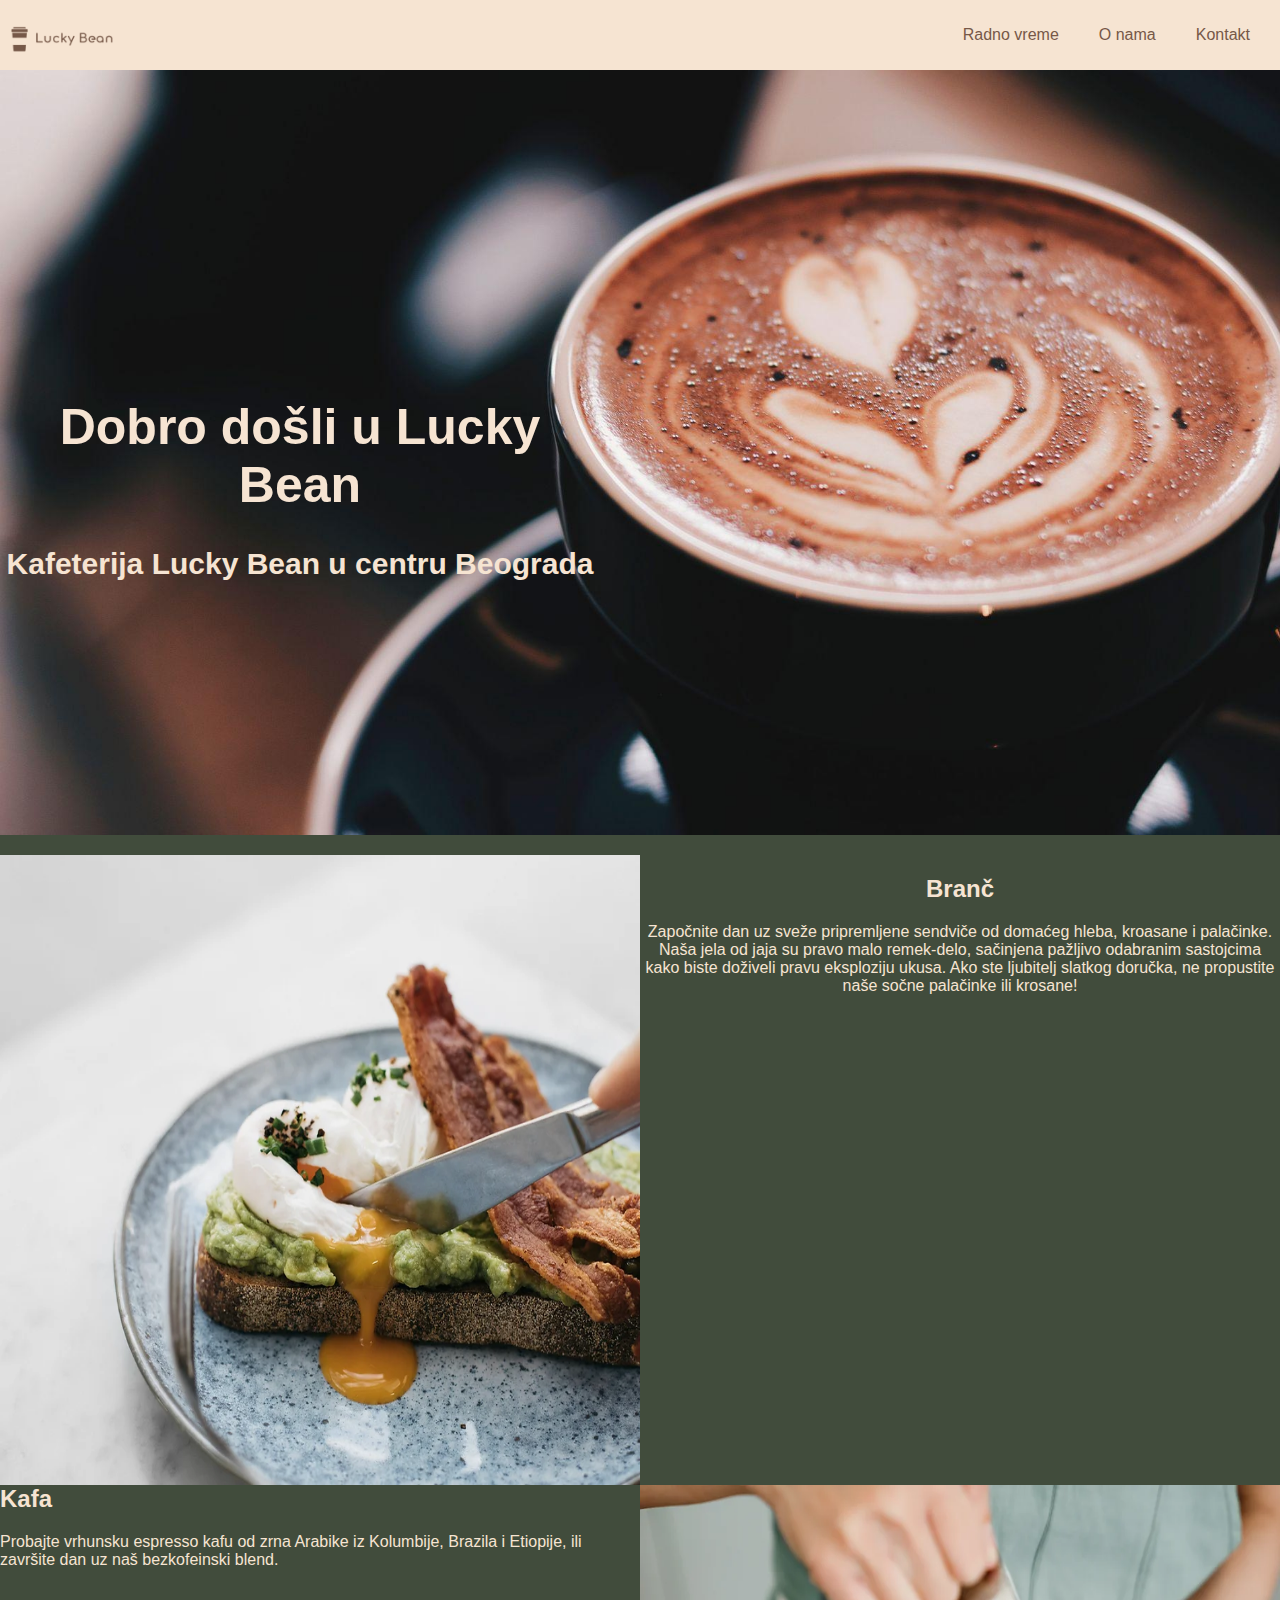
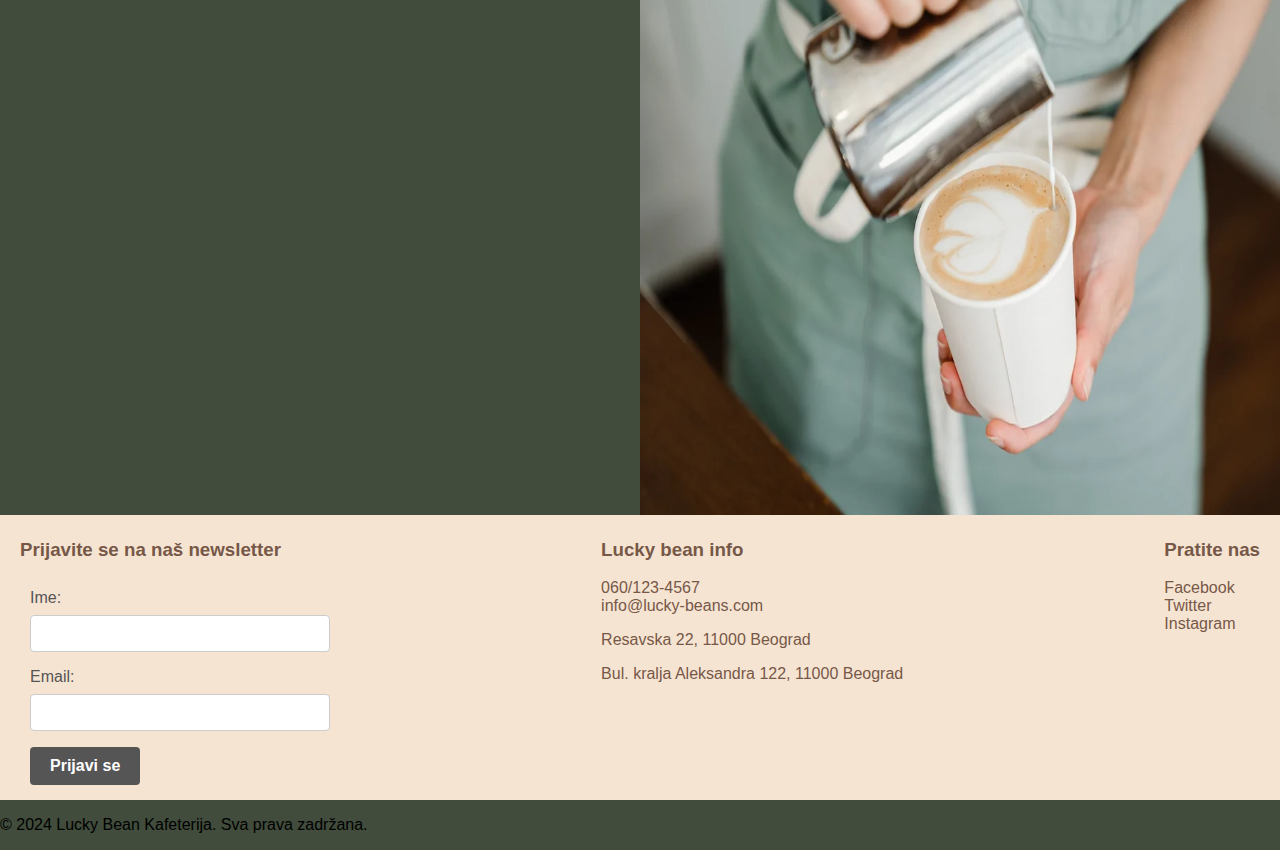
<file: index.html>
<!DOCTYPE html>

<head>
    <!-- Google tag (gtag.js) -->
<script async src="https://www.googletagmanager.com/gtag/js?id=G-LN6KELKQXQ"></script>
<script>
  window.dataLayer = window.dataLayer || [];
  function gtag(){dataLayer.push(arguments);}
  gtag('js', new Date());

  gtag('config', 'G-LN6KELKQXQ');
</script>
    <meta charset="UTF-8">
    <meta name="viewport" content="width=device-width, initial-scale=1.0">
    <meta name="description" content="Lucky Bean kafeterija u centru Beograda nudi jutarnju kafu, branč, sveže kroasane i najbolje espresso napitke od Arabike. Posetite nas za vrhunsko iskustvo.">
    <meta name="keywords" content="kafeterija Beograd, kafeterija centar, Lucky Bean kafeterija, jutarnja kafa, espresso kafa, kafeterija doručak, kafa Arabika, branč u Beogradu, kroasani, sveža kafa, najbolja kafeterija u Beogradu, Beograd kafeterije">
    <title>Lucky Bean - Najbolja kafeterija u Beogradu</title>
    <link rel="stylesheet" href="style/style2.css">
    <link rel="icon" href="icon.png">
    
 <meta property="og:title" content="Lucky Bean Kafeterija - Najbolja kafa u Beogradu" />
    <meta property="og:description" content="Dobrodošli u Lucky Bean, mesto gde uživate u jutarnjoj kafi, svežim kroasanima i najboljim branč obrocima u Beogradu!" />
    <meta property="og:image" content="https://mili-cosovic.github.io/Luckybean/img/hero-image.jpg" />
    <meta property="og:url" content="https://mili-cosovic.github.io/Luckybean/" />
    <meta property="og:type" content="website" />
    <meta property="og:locale" content="sr_RS" />
    
</head>
<body>
    <header>
        <img class="logo" src="img/bean-logo.PNG" alt="Lucky Bean logo - najbolja kafeterija u Beogradu">
        <nav>
            <ul class="nav-meni">
                 <li><a href="pages/hours.html" title="Pogledajte radno vreme Lucky Bean kafeterije">Radno vreme</a></li>
                <li><a href="pages/about.html" title="Saznajte više o kafeteriji Lucky Bean">O nama</a></li>
                <li><a href="pages/contact.html" title="Kontaktirajte kafeteriju Lucky Bean">Kontakt</a></li>
            </ul>
        </nav>
    </header>
    <main>
        <div class="hero-image">
            <div class="hero-card">
                <h1>Dobro došli u Lucky Bean</h1>
                <p>Kafeterija Lucky Bean u centru Beograda</p>
            </div>
        </div>
      <div class="meni">
        <div class="card-eat">
            <div class="slika1">
                <img src="img/imagecompressor/eat-min.jpg" alt="Branč u Beogradu sa svežim kroasanima i domaćim hlebom">
            </div>
            <div class="tekst1"> 
                <h2>Branč</h2>
                <p>Započnite dan uz sveže pripremljene sendviče od domaćeg hleba, kroasane i palačinke. Naša jela od jaja su pravo malo remek-delo, sačinjena pažljivo odabranim sastojcima kako biste doživeli pravu eksploziju ukusa. Ako ste ljubitelj slatkog doručka, ne propustite naše sočne palačinke ili krosane!</p>
            </div>
        </div>
        
            <div class="card-drink">
                <div class="slika2">
                    <img src="img/drink.jpg" alt="Espresso kafa od Arabike u Lucky Bean kafeteriji">
                </div>
                <div class="tekst2">
                    <h2>Kafa</h2>
                    <p>Probajte vrhunsku espresso kafu od zrna Arabike iz Kolumbije, Brazila i Etiopije, ili završite dan uz naš bezkofeinski blend.</p>
                </div>
             </div>
            </div>
              
        <div class="kontakt-info">
            <div class="news">
                <h3>Prijavite se na naš newsletter</h3>
    <form>
        <label for="name">Ime:</label>
        <input type="text" id="name" name="name" required>
        <label for="email">Email:</label>
        <input type="email" id="email" name="email" required>
        <button type="submit">Prijavi se</button>
    </form>
            </div>
            <div class="nase-informacije">
                <h3>Lucky bean info</h3>
                <a href="tel:+381601234567" title="Pozovite Lucky Bean">060/123-4567</a><br>
                <a href="mailto:info@lucky-beans.com" title="Pošaljite email Lucky Bean kafeteriji">info@lucky-beans.com</a>
                <p>Resavska 22, 11000 Beograd</p>
                <p>Bul. kralja Aleksandra 122, 11000 Beograd </p>
            </div>
            <div class="mreze">
               <h3>Pratite nas</h3>
            <a href="#" target="_blank">Facebook</a>
            <a href="#" target="_blank">Twitter</a>
            <a href="#" target="_blank">Instagram</a>
            </div>
        </div>
    </main>
    <footer>
        <p>&copy; 2024 Lucky Bean Kafeterija. Sva prava zadržana.</p>
    </footer>
</body>
</file>
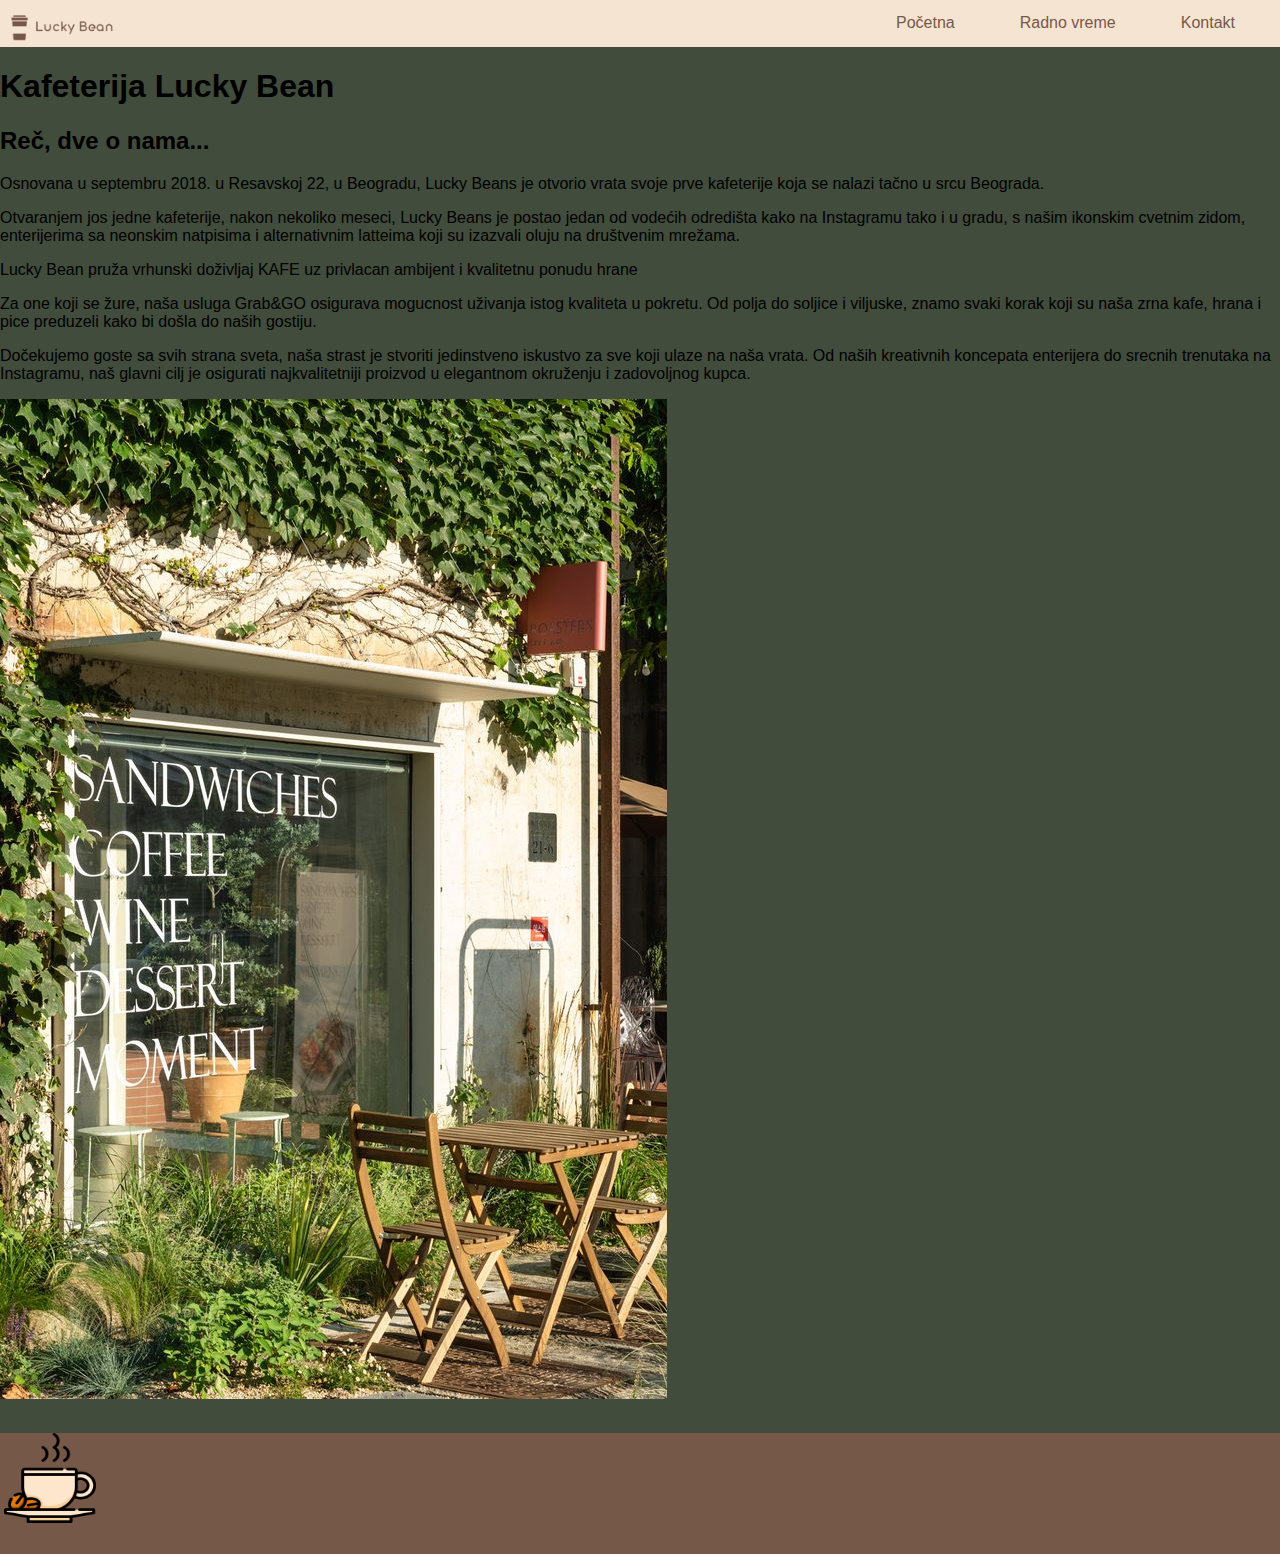
<file: pages/about.html>
<!DOCTYPE html>

<head>
    <meta charset="UTF-8">
    <meta name="viewport" content="width=device-width, initial-scale=1.0">
    <meta name="description" content="About the Lucky Bean">
    <title>About us</title>
    <link rel="icon" href="../img/bean logo.PNG">
    <link rel="stylesheet" href="../style/style.css">
</head>

<body class="about">
    <header>
        <img class="logo" src="../img/bean logo.PNG"   
        <nav>
            <ul class="nav-meni">
                <li><a href="../index.html">Početna</a></li>
                <li><a href="hours.html">Radno vreme</a></li>
              <li><a href="contact.html">Kontakt</a></li>
            </ul>
        </nav>
    </header>
    <div class="about1">
        <div class="tekst">
    <h1>Kafeterija Lucky Bean</h1>
    <h2>Reč, dve o nama...</h2>
    <p>
        Osnovana u septembru 2018. u Resavskoj 22, u Beogradu, Lucky Beans je otvorio vrata svoje prve kafeterije koja se nalazi tačno u srcu Beograda.
    </p>
    <p>Otvaranjem jos jedne kafeterije, nakon nekoliko meseci, Lucky Beans je postao jedan od vodećih odredišta kako na Instagramu tako i u gradu, s našim ikonskim cvetnim zidom, enterijerima sa neonskim natpisima i alternativnim latteima koji su izazvali oluju na društvenim mrežama.</p>
    <p>Lucky Bean pruža vrhunski doživljaj KAFE uz privlacan ambijent i kvalitetnu ponudu hrane</p>
    <p>Za one koji se žure, naša usluga Grab&GO osigurava mogucnost uživanja istog kvaliteta u pokretu. Od polja do soljice i viljuske, znamo svaki korak koji su naša zrna kafe, hrana i pice preduzeli kako bi došla do naših gostiju.</p>
    <p>Dočekujemo goste sa svih strana sveta, naša strast je stvoriti jedinstveno iskustvo za sve koji ulaze na naša vrata. Od naših kreativnih koncepata enterijera do srecnih trenutaka na Instagramu, naš glavni cilj je osigurati najkvalitetniji proizvod u elegantnom okruženju i zadovoljnog kupca.</p></div>

    <div class="slikaa">
        <img src="../img/Gallery of Steel Moment Coffee Shop and Bakery _ Assemble Project  - 20.jpeg" alt="">
    </div>
    </div>
    <footer class="donjideo">
     <img src="../img/coffee-cup.png">
    </footer>
</body>
</file>
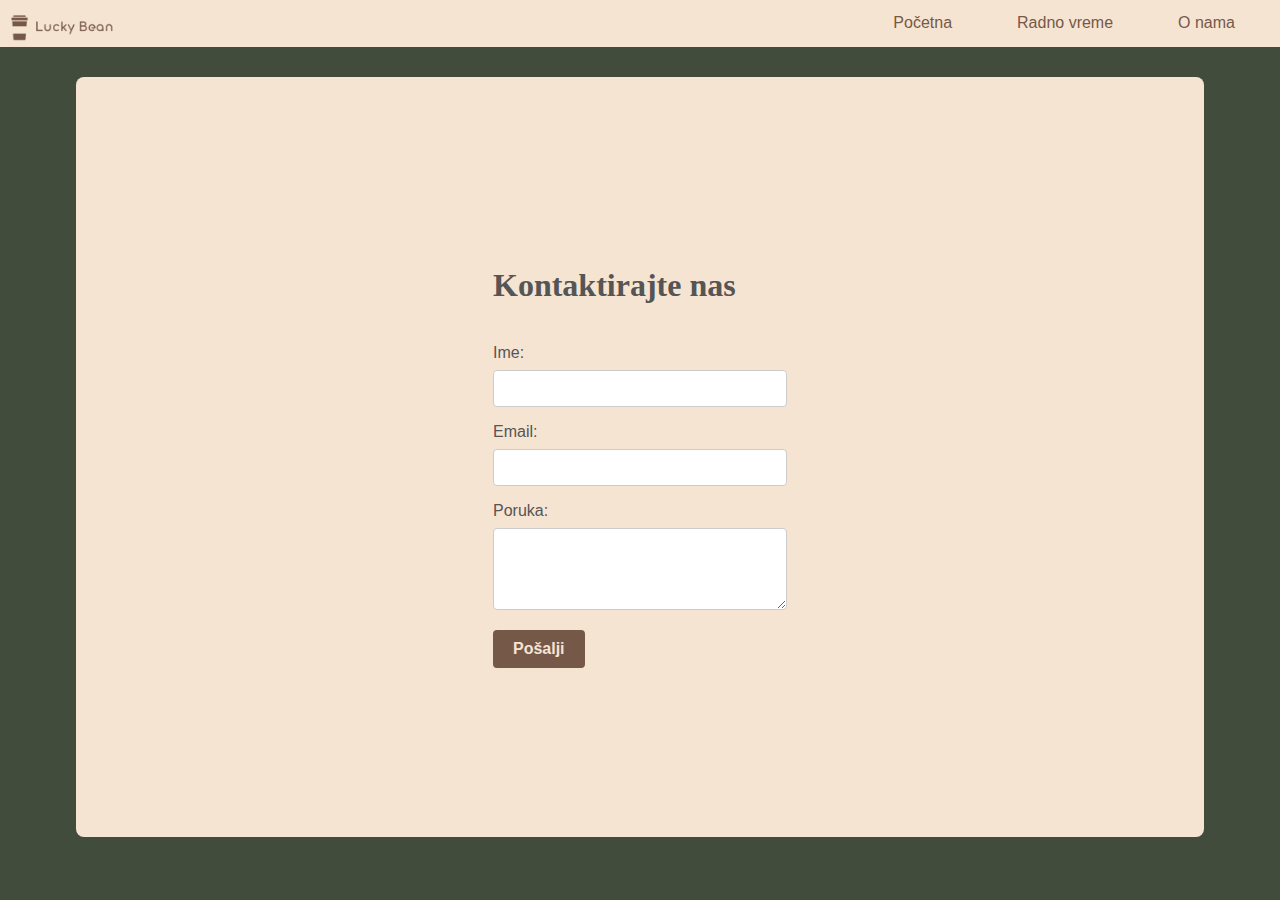
<file: pages/contact.html>
<!DOCTYPE html>

<head>
    <meta charset="UTF-8">
    <meta name="viewport" content="width=device-width, initial-scale=1.0">
    <meta name="description" content="Contact information for The Little Coffee Shop">
    <title>Kontaktirajte nas</title>
    <link rel="icon" href="../img/bean logo.PNG">
    <link rel="stylesheet" href="../style/style.css">
</head>

<body>
    <header>
        <img class="logo" src="../img/bean logo.PNG"   
        <nav>
            <ul class="nav-meni">
                <li><a href="../index.html">Početna</a></li>
                <li><a href="hours.html">Radno vreme</a></li>
                <li><a href="about.html">O nama</a></li>
            </ul>
        </nav>
    </header>
    <main>

        <div class="forma">
            <form>
                <h1>Kontaktirajte nas</h1> <br>
                <label for="name">Ime:</label>
                <input type="text" id="name" name="name" required>
        
                <label for="email">Email:</label>
                <input type="email" id="email" name="email"  spellcheck="true" required>
        
                <label for="message">Poruka:</label>
                <textarea id="message" name="message" rows="4" required></textarea>
                <button type="submit">Pošalji</button>
            </form>
        </div>
    </main>
</body>
</file>
<file: style/style2.css>
.kontakt-info,.mreze a,.nav-meni li a,form{color:var(--BROWN)}form,nav{padding:10px}input,textarea{box-sizing:border-box}.logo,button{cursor:pointer}.card-eat .tekst1,.forma,.forma h1,.radnovreme,.radnovreme h1,.radnovreme ul,.tekst,.tekst1 h1 p,.tekst2 h1 p,h1,input,textarea{text-align:center}.hero-image,.sati{background-repeat:no-repeat;background-size:cover}:root{--TAMNA:#414c3c;--CAPP:#c59d90;--KREM:#f6e4d2;--BROWN:#765848}body,html{margin:0;padding:0;background-color:var(--TAMNA);font-family:'Gill Sans','Gill Sans MT',Calibri,'Trebuchet MS',sans-serif}.forma,.kontakt-info,header,nav{display:flex;background-color:var(--KREM)}header{justify-content:flex-end;align-items:center}nav{justify-content:space-between;align-items:center}.logo{width:120px;margin-right:auto}.nav-meni{list-style:none;display:flex;justify-content:space-between;align-items:center}.nav-meni ul li{margin-right:25px;font-size:medium;display:inline-block;position:relative}.nav-meni li a{text-decoration:none;padding:0 20px;transition:none}.nav-meni a:hover{color:#7c9172}.hero-image{background-image:url(../img/imagecompressor/hero-min.jpg);height:85vh;display:flex;align-items:center;justify-content:left}.hero-image .hero-card{width:600px;text-align:center;height:150px}.hero-image .hero-card h1{color:var(--KREM);font-size:50px;font-weight:700}.hero-image .hero-card p{font-size:30px;font-weight:700;color:var(--KREM)}.meni{width:100%;height:140vh}.card-eat .slika1{width:50%;height:70vh;float:left}.card-drink .slika2,.card-eat .tekst1{width:50%;height:70vh;float:right}.slika1 img,.slika2 img{width:100%;height:70vh}.card-eat .tekst1{justify-content:center;color:var(--KREM)}.tekst1 h1 p{position:relative;top:100px}.tekst2 h1 p{position:relative;top:150px}.card-drink .tekst2{width:80vw;color:var(--KREM)}.kontakt-info{justify-content:space-between;flex-wrap:wrap;padding:5px 20px}.mreze a{display:flex;margin:auto;text-decoration:none}form{border-radius:8px;width:300px}button:hover{background-color:var(--CAPP);transition:.5s;background-color:#414c3c}.forma{margin:30px 30px 30px 90px;align-items:center;justify-content:center;height:80vh;width:85vw;border-radius:25px;padding:20px}.forma h1{color:#555;font-family:cursive}.radnovreme h1,.tekst h2{font-family:cursive;color:#f6e4d2}label{display:block;margin-bottom:8px;color:#555}input,textarea{width:100%;padding:10px;margin-bottom:16px;border:1px solid #ccc;border-radius:4px}button{background-color:var(--BROWN);color:var(--KREM);font-weight:bolder;background-color:#555;color:#fff;padding:10px 20px;border:none;border-radius:4px;font-size:16px}.about1{width:100%;height:72vh}.slikaa,.tekst{background-color:#f6e4d2;width:46%;height:70vh;margin-top:10px}.tekst h1{font-size:24px}.tekst h2{font-size:28px}.tekst{margin-left:20px;float:left;border-radius:15px;font-size:18px}.slikaa{margin-right:40px;float:right}.slikaa img{margin-top:10px;margin-left:20px;width:95%;height:95%}.donjideo{margin-right:0;margin-top:30px;width:100%;height:13.5vh;background-color:#765848}.donjideo img{position:relative;height:90px;width:100px;animation:6s linear infinite move;margin-left:50vw;margin-top:50px;transform:translateX(-50%) translateY(-50%)}@keyframes move{50%{transform:translateX(50vw) translateY(-50%)}50.001%{transform:translateX(-60vw) translateY(-50%)}}.radnovreme ul,h1{margin-top:20px;list-style:none}.radnovreme h2,.radnovreme ul{margin-top:20px}.radnovreme{justify-content:center;background-color:rgba(124,145,114,.8);border-radius:8px;height:40vh;width:40%;margin:180px auto auto}.radnovreme h1{font-weight:600}.radnovreme li{font-size:large;font-style:italic;color:#282e24;font-weight:900}.sati{background-image:url('../img/Gallery\ of\ Steel\ Moment\ Coffee\ Shop\ and\ Bakery\ _\ Assemble\ Project\ \ -\ 20.jpeg');height:100vh}.nase-informacije a{color:inherit;text-decoration:none}
</file>
<file: style/style.css>
:root {
    --TAMNA: #414c3c;
    --CAPP: #c59d90;
    --KREM: #f6e4d2;
    --BROWN: #765848;
}

body, html {
    margin: 0;
    padding: 0;
    background-color: var(--TAMNA);
    font-family: 'Gill Sans', 'Gill Sans MT', Calibri, 'Trebuchet MS', sans-serif;
}

.logo {
    width: 120px;
    margin-right: auto;
    cursor: pointer;
}

header {
    display: flex;
    justify-content: flex-end;
    align-items: center;
    background-color: var(--KREM);
}

nav {
    display: flex;
    justify-content: space-between;
    align-items: center;
    padding: 10px;
}

.nav-meni {
    list-style: none;
    display: flex;
    justify-content: space-between;
    align-items: center;
    margin: 0;
    padding: 0;
}

.nav-meni li {
    margin-right: 25px;
    font-size: medium;
    position: relative;
}

.nav-meni li a {
    text-decoration: none;
    color: var(--BROWN);
    padding: 0 20px;
    transition: color 0.3s;
}

.nav-meni li a:hover {
    color: #7c9172;
}

.hero-image {
    background-image: url(../img/imagecompressor/hero-min.jpg);
    height: 85vh;
    display: flex;
    align-items: center;
    justify-content: left;
    background-repeat: no-repeat;
    background-size: cover;
}

.hero-image .hero-card {
    width: 600px;
    text-align: center;
}

.hero-image .hero-card h1 {
    color: var(--KREM);
    font-size: 50px;
    font-weight: 700;
}

.hero-image .hero-card p {
    font-size: 30px;
    font-weight: 700;
    color: var(--KREM);
}

.meni {
    width: 100%;
    height: 140vh;
}

.card-eat .slika1,
.card-drink .slika2 {
    width: 50%;
    height: 70vh;
    float: left;
}

.card-eat .slika1 img,
.card-drink .slika2 img {
    width: 100%;
    height: 100%;
}

.card-eat .tekst1 {
    width: 50%;
    float: right;
    text-align: center;
    color: var(--KREM);
}

.kontakt-info {
    display: flex;
    justify-content: space-between;
    flex-wrap: wrap;
    padding: 5px 20px;
    background-color: var(--KREM);
}

.forma {
    display: flex;
    flex-direction: column;
    align-items: center;
    justify-content: center;
    background-color: var(--KREM);
    border-radius: 8px;
    padding: 20px;
    margin: 30px auto;
    width: 85vw;
    height: 80vh;
}

.forma h1 {
    color: #555;
    font-family: cursive;
}

label {
    display: block;
    margin-bottom: 8px;
    color: #555;
}

input,
textarea {
    width: 100%;
    padding: 10px;
    margin-bottom: 16px;
    border: 1px solid #ccc;
    border-radius: 4px;
    box-sizing: border-box;
}

button {
    background-color: var(--BROWN);
    color: var(--KREM);
    font-weight: bolder;
    padding: 10px 20px;
    border: none;
    border-radius: 4px;
    font-size: 16px;
    cursor: pointer;
    transition: background-color 0.5s;
}

button:hover {
    background-color: #414c3c;
}

.donjideo {
    width: 100%;
    height: 13.5vh;
    background-color: var(--BROWN);
    margin-top: 30px;
}

.donjideo img {
    position: relative;
    height: 90px;
    width: 100px;
    animation: move 6s linear infinite;
}

@keyframes move {
    50% {
        transform: translateX(50vw);
    }
    50.001% {
        transform: translateX(-60vw);
    }
}
</file>
